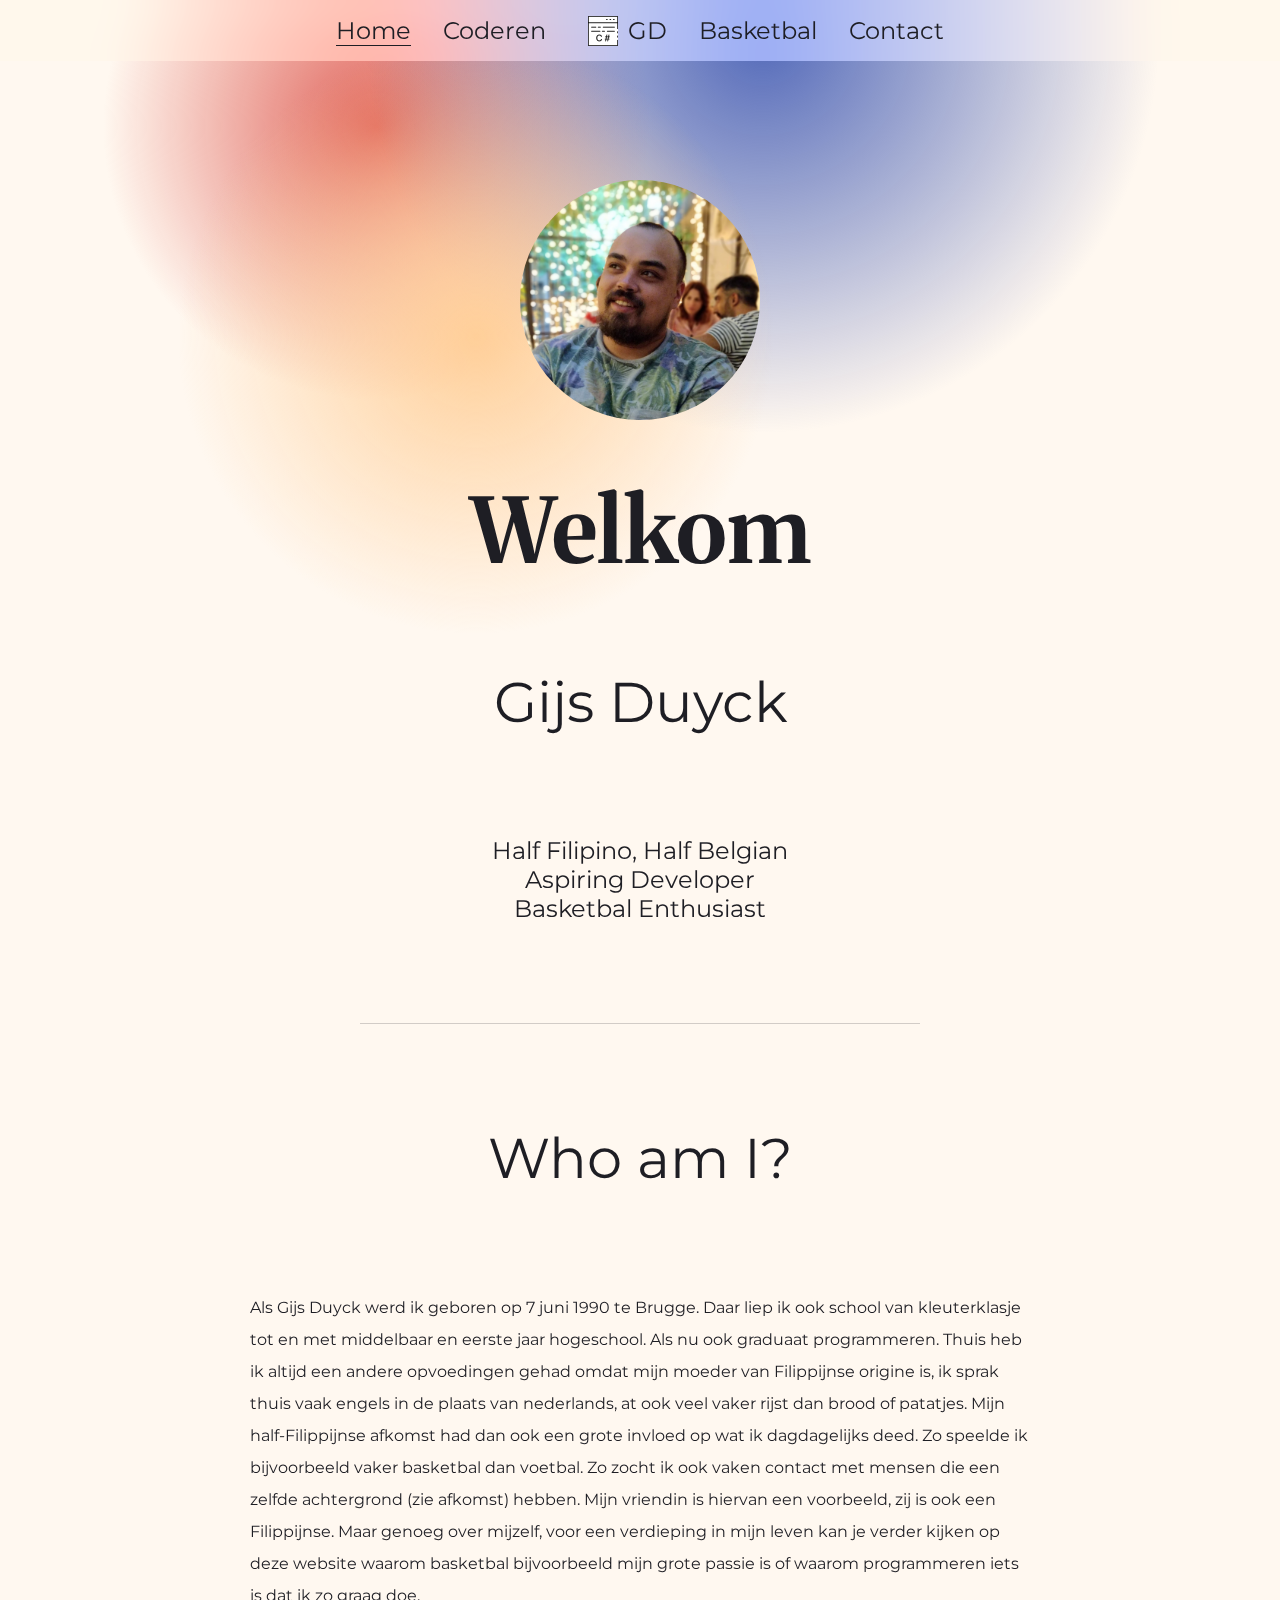
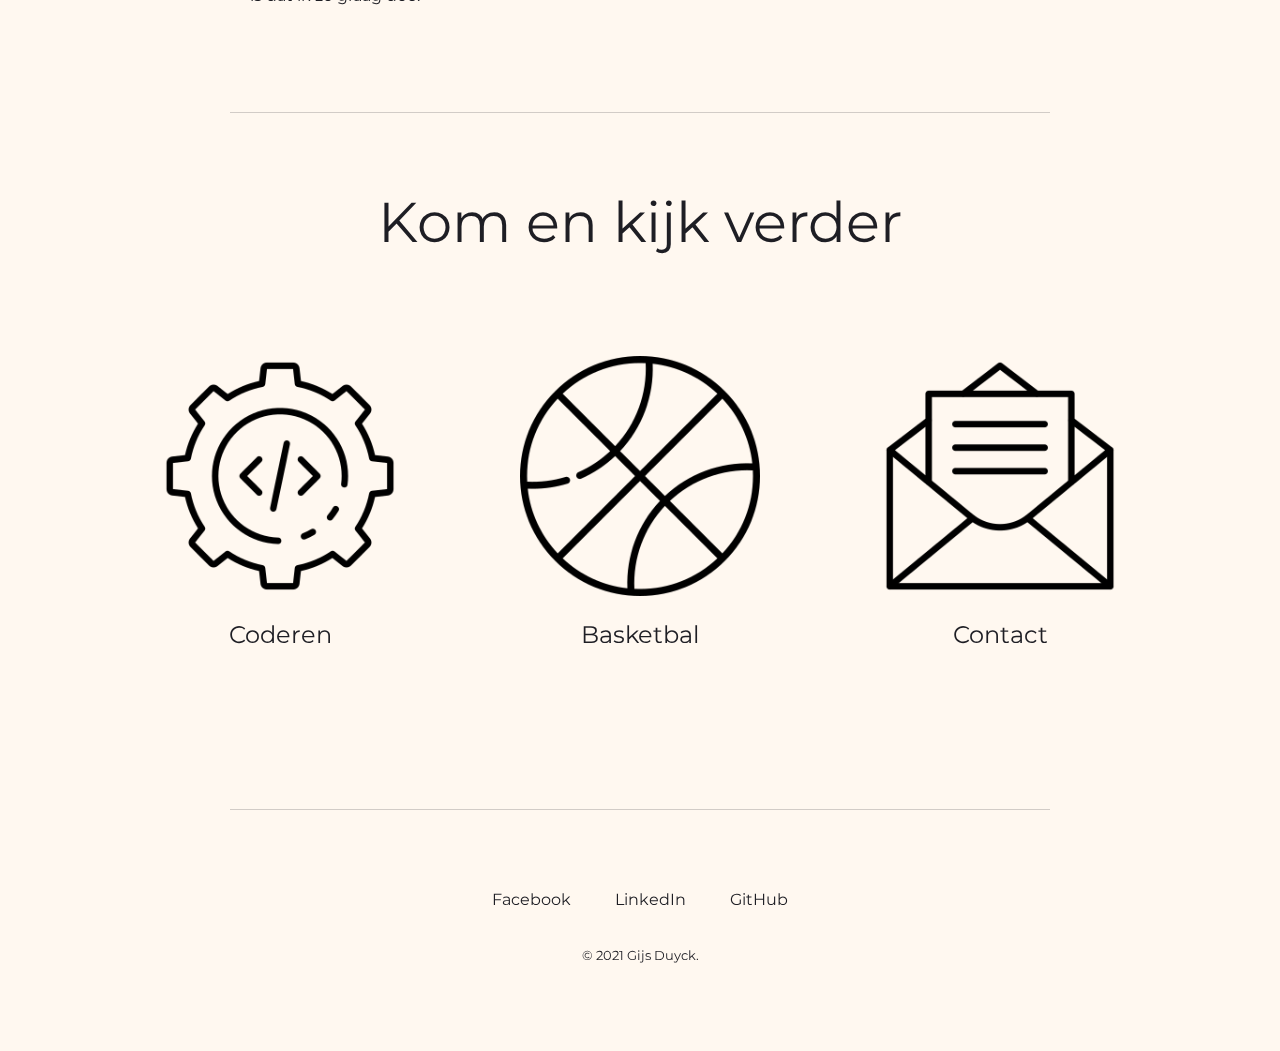
<file: index.html>
<!DOCTYPE html>
<html lang="nl">
  <head>
    <meta charset="UTF-8" />
    <meta http-equiv="X-UA-Compatible" content="IE=edge" />
    <meta name="viewport" content="width=device-width, initial-scale=1.0" />
    <link rel="preconnect" href="https://fonts.gstatic.com" />
    <link rel="icon" type="image/png" sizes="32x32" href="images/favicon.ico" />
    <link
      href="https://fonts.googleapis.com/css2?family=Merriweather:wght@700&family=Montserrat:wght@200;400;700&display=swap"
      rel="stylesheet"
    />
    <link rel="stylesheet" href="css/mainstyle.css" />
    <link rel="stylesheet" href="css/indexstyle.css" />
    <title>Gijs Duyck</title>
  </head>
  <body>
    <header class="nav-header">
      <a class="logo-link" href="index.html">
        <div class="logo">
          <img src="images/logo.png" alt="small logo icon" />
          <p class="logo-text">GD</p>
        </div>
      </a>
      <input type="checkbox" class="toggler" />
      <div class="hamburger"><div></div></div>

      <nav>
        <div>
          <div>
            <ul>
              <li>
                <a class="active" href="index.html">Home</a>
              </li>
              <li>
                <a href="opleiding/graduaatProgrammeren.html">Coderen</a>
              </li>
              <li>
                <a class="logo-link" href="index.html">
                  <div class="logo">
                    <img src="images/logo.png" alt="small logo icon" />
                    <p class="logo-text">GD</p>
                  </div>
                </a>
              </li>
              <li>
                <a href="hobbys/basketbal.html">Basketbal</a>
              </li>
              <li>
                <a href="contact/contact.html">Contact</a>
              </li>
            </ul>
          </div>
        </div>
      </nav>
    </header>

    <main>
      <div class="gradient">
        <div class="gradient gradient-red"></div>
        <div class="gradient gradient-blue"></div>
        <div class="gradient gradient-yellow"></div>
      </div>

      <header>
        <div class="header-container">
          <img src="images/GijsDuyck.jpg" alt="Gijs Profile Picture" />
          <h1>Welkom</h1>
          <h2>Gijs Duyck</h2>
          <h3>Half Filipino, Half Belgian</h3>
          <h3>Aspiring Developer</h3>
          <h3>Basketbal Enthusiast</h3>
        </div>
      </header>

      <article>
        <div class="article-container">
          <h2>Who am I?</h2>
          <p>
            Als Gijs Duyck werd ik geboren op 7 juni 1990 te Brugge. Daar liep
            ik ook school van kleuterklasje tot en met middelbaar en eerste jaar
            hogeschool. Als nu ook graduaat programmeren. Thuis heb ik altijd
            een andere opvoedingen gehad omdat mijn moeder van Filippijnse
            origine is, ik sprak thuis vaak engels in de plaats van nederlands,
            at ook veel vaker rijst dan brood of patatjes. Mijn half-Filippijnse
            afkomst had dan ook een grote invloed op wat ik dagdagelijks deed.
            Zo speelde ik bijvoorbeeld vaker basketbal dan voetbal. Zo zocht ik
            ook vaken contact met mensen die een zelfde achtergrond (zie
            afkomst) hebben. Mijn vriendin is hiervan een voorbeeld, zij is ook
            een Filippijnse. Maar genoeg over mijzelf, voor een verdieping in
            mijn leven kan je verder kijken op deze website waarom basketbal
            bijvoorbeeld mijn grote passie is of waarom programmeren iets is dat
            ik zo graag doe.
          </p>
        </div>
      </article>

      <div class="look-ahead">
        <h2>Kom en kijk verder</h2>

        <div class="icon-container">
          <figure>
            <a href="opleiding/graduaatProgrammeren.html">
              <img src="images/coding.png" alt="Zwart wit icoon van coderen" />
              <h3>Coderen</h3>
            </a>
          </figure>

          <figure>
            <a href="hobbys/basketbal.html">
              <img
                src="images/basketball-ball.png"
                alt="Zwart wit icoon van een basketball"
              />
              <h3>Basketbal</h3>
            </a>
          </figure>

          <figure>
            <a href="contact/contact.html">
              <img src="images/email.png" alt="Zwart wit icoon van een brief" />
              <h3>Contact</h3>
            </a>
          </figure>
        </div>
      </div>
    </main>

    <footer>
      <div class="footer-container">
        <a href="https://www.facebook.com/gijs.duyck/" target="_blank"
          >Facebook</a
        >
        <a
          href="https://www.linkedin.com/in/gijs-duyck-b3a656192/"
          target="_blank"
          >LinkedIn</a
        >
        <a href="https://github.com/GijsDuyckHowest" target="_blank">GitHub</a>
        <p><small>© 2021 Gijs Duyck.</small></p>
      </div>
    </footer>
  </body>
</html>
</file>
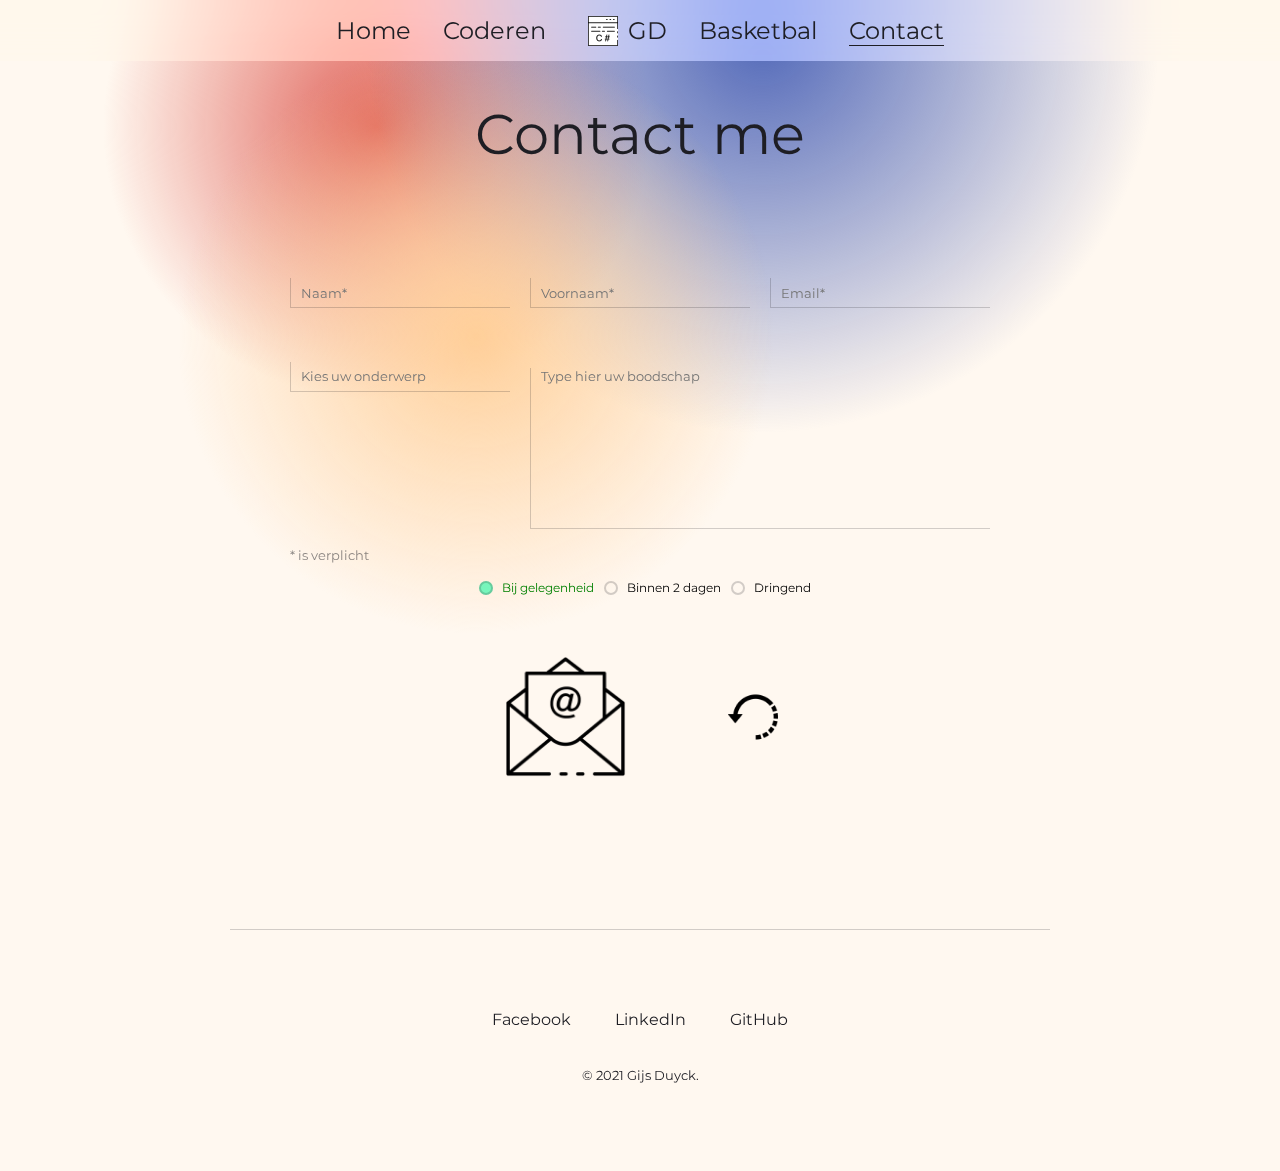
<file: contact/contact.html>
<!DOCTYPE html>
<html lang="nl">
  <head>
    <meta charset="UTF-8" />
    <meta http-equiv="X-UA-Compatible" content="IE=edge" />
    <meta name="viewport" content="width=device-width, initial-scale=1.0" />
    <link rel="preconnect" href="https://fonts.gstatic.com" />
    <link
      rel="icon"
      type="image/png"
      sizes="32x32"
      href="../images/favicon.ico"
    />
    <link
      href="https://fonts.googleapis.com/css2?family=Merriweather:wght@700&family=Montserrat:wght@200;400;700&display=swap"
      rel="stylesheet"
    />
    <link rel="stylesheet" href="../css/mainstyle.css" />
    <link rel="stylesheet" href="../css/contactstyle.css" />
    <title>Gijs Duyck</title>
  </head>
  <body>
    <header class="nav-header">
      <a class="logo-link" href="../index.html">
        <div class="logo">
          <img src="../images/logo.png" alt="small logo icon" />
          <p class="logo-text">GD</p>
        </div>
      </a>
      <input type="checkbox" class="toggler" />
      <div class="hamburger"><div></div></div>

      <nav>
        <div>
          <div>
            <ul>
              <li>
                <a href="../index.html">Home</a>
              </li>
              <li>
                <a href="../opleiding/graduaatProgrammeren.html">Coderen</a>
              </li>
              <li>
                <a class="logo-link" href="../index.html">
                  <div class="logo">
                    <img src="../images/logo.png" alt="small logo icon" />
                    <p class="logo-text">GD</p>
                  </div>
                </a>
              </li>
              <li>
                <a href="../hobbys/basketbal.html">Basketbal</a>
              </li>
              <li>
                <a class="active" href="contact.html">Contact</a>
              </li>
            </ul>
          </div>
        </div>
      </nav>
    </header>

    <main>
      <div class="gradient">
        <div class="gradient gradient-red"></div>
        <div class="gradient gradient-blue"></div>
        <div class="gradient gradient-yellow"></div>
      </div>

      <div class="contact-container">
        <h2>Contact me</h2>
        <form method="POST" action="http://jkorpela.fi/cgi-bin/echo.cgi" autocomplete="off" >
          <input type="text" name="naam" placeholder="Naam*" maxlength="50" required />
          <input type="text" name="voornaam" placeholder="Voornaam*" minlength="3" maxlength="50" required />
          <input type="email" name="email" placeholder="Email*" maxlength="100" required/>
          <input type="text" list="onderwerp" placeholder="Kies uw onderwerp" name="onderwerp">
          <datalist id="onderwerp">
            <option value="Algemene vraag"></option>
            <option value="Vraag over hobby's"></option>
            <option value="Vraag over Graduaat Programmeren"></option>
            <option value="Varia"></option>
          </datalist>
          <textarea name="bericht" maxlength="2000" placeholder="Type hier uw boodschap" rows="10"></textarea>
          <p><small>* is verplicht</small></p>
          <div class="radio-container">
            <div>
              <input type="radio" name="prioriteit" id="gelegenheid" value="Bij gelegenheid" checked>
              <label for="gelegenheid">Bij gelegenheid</label>
            </div>
            <div>
              <input type="radio" name="prioriteit" id="2dagen" value="Binnen 2 dagen">
              <label for="2dagen">Binnen 2 dagen</label>
            </div>
            <div>
              <input type="radio" name="prioriteit" id="dringend" value="Dringend">
              <label for="dringend">Dringend</label>
            </div>
          </div>
          
          <input type="submit" name="verstuur" value="">
          <input type="reset" name="reset" value="">
        </form>
      </div>
    </main>

    <footer>
      <div class="footer-container">
        <a href="https://www.facebook.com/gijs.duyck/" target="_blank"
          >Facebook</a
        >
        <a
          href="https://www.linkedin.com/in/gijs-duyck-b3a656192/"
          target="_blank"
          >LinkedIn</a
        >
        <a href="https://github.com/GijsDuyckHowest" target="_blank">GitHub</a>
        <p><small>© 2021 Gijs Duyck.</small></p>
      </div>
    </footer>
  </body>
</html>
</file>
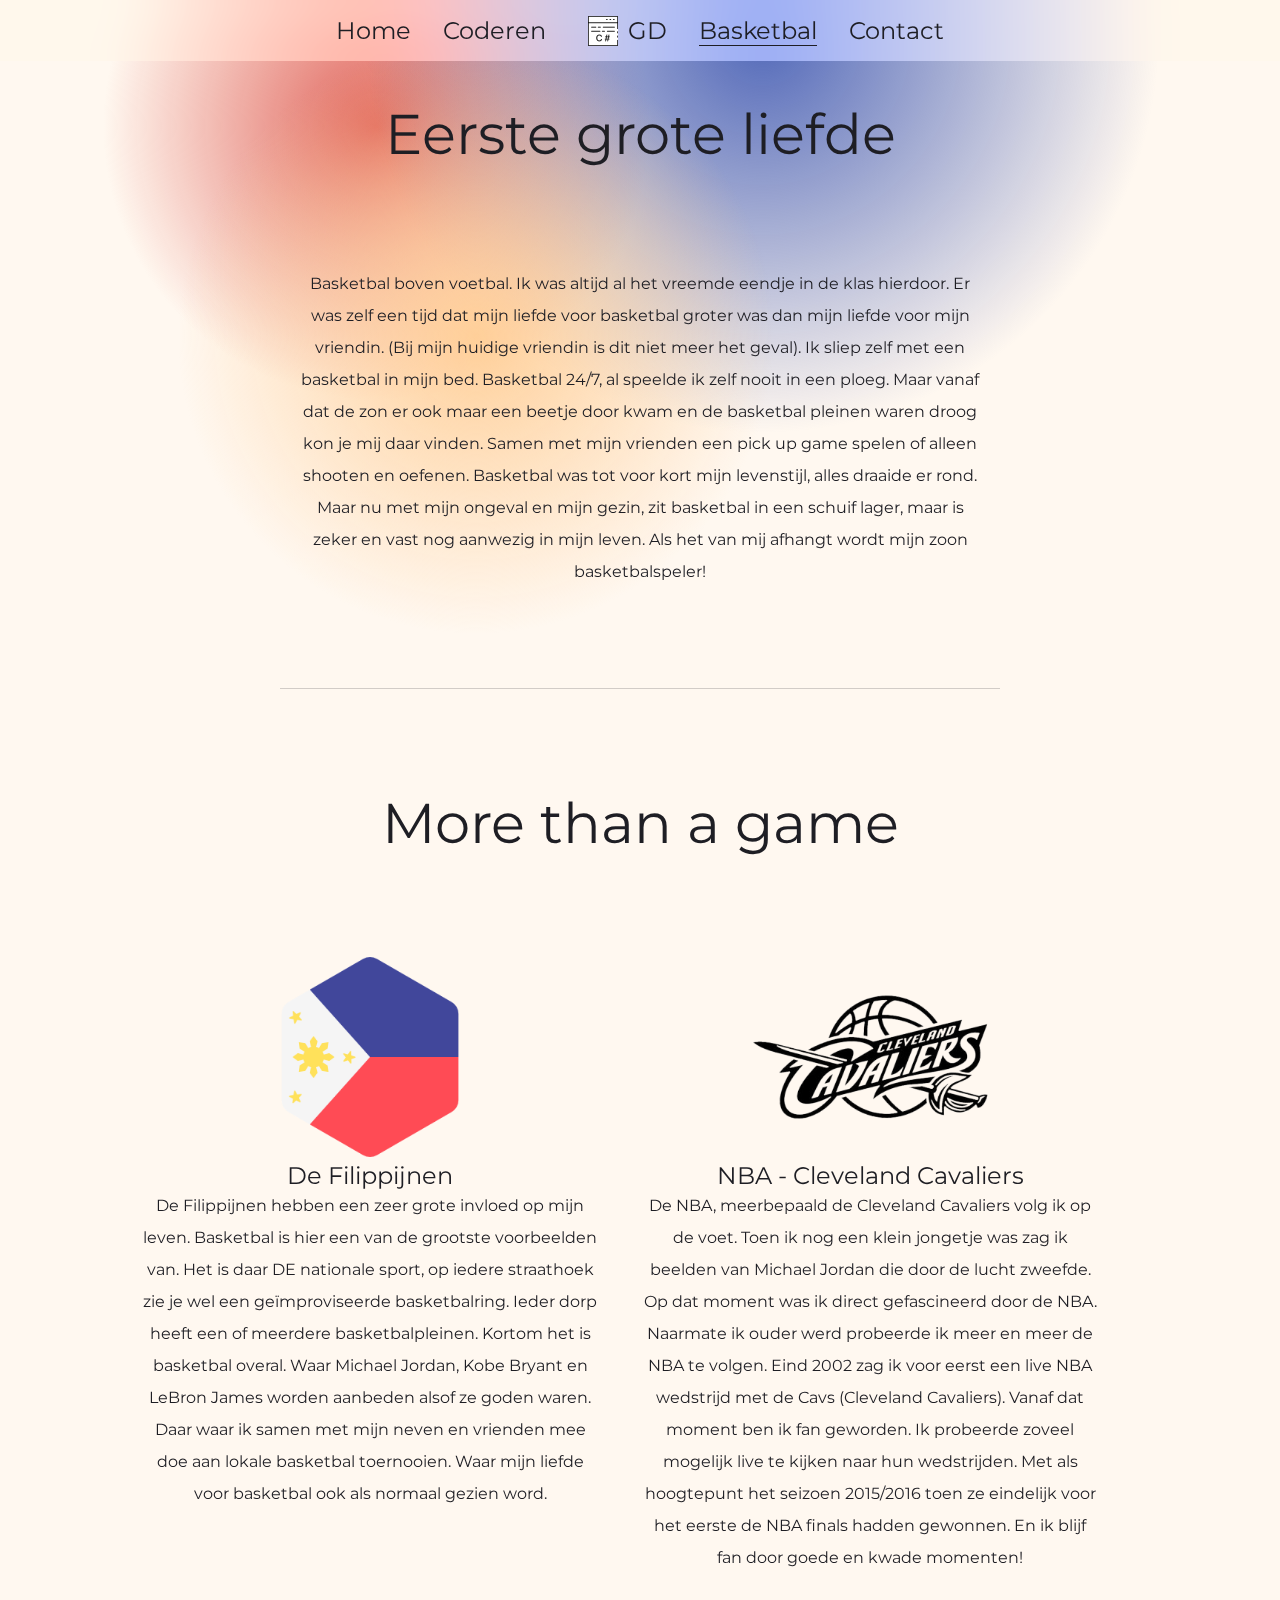
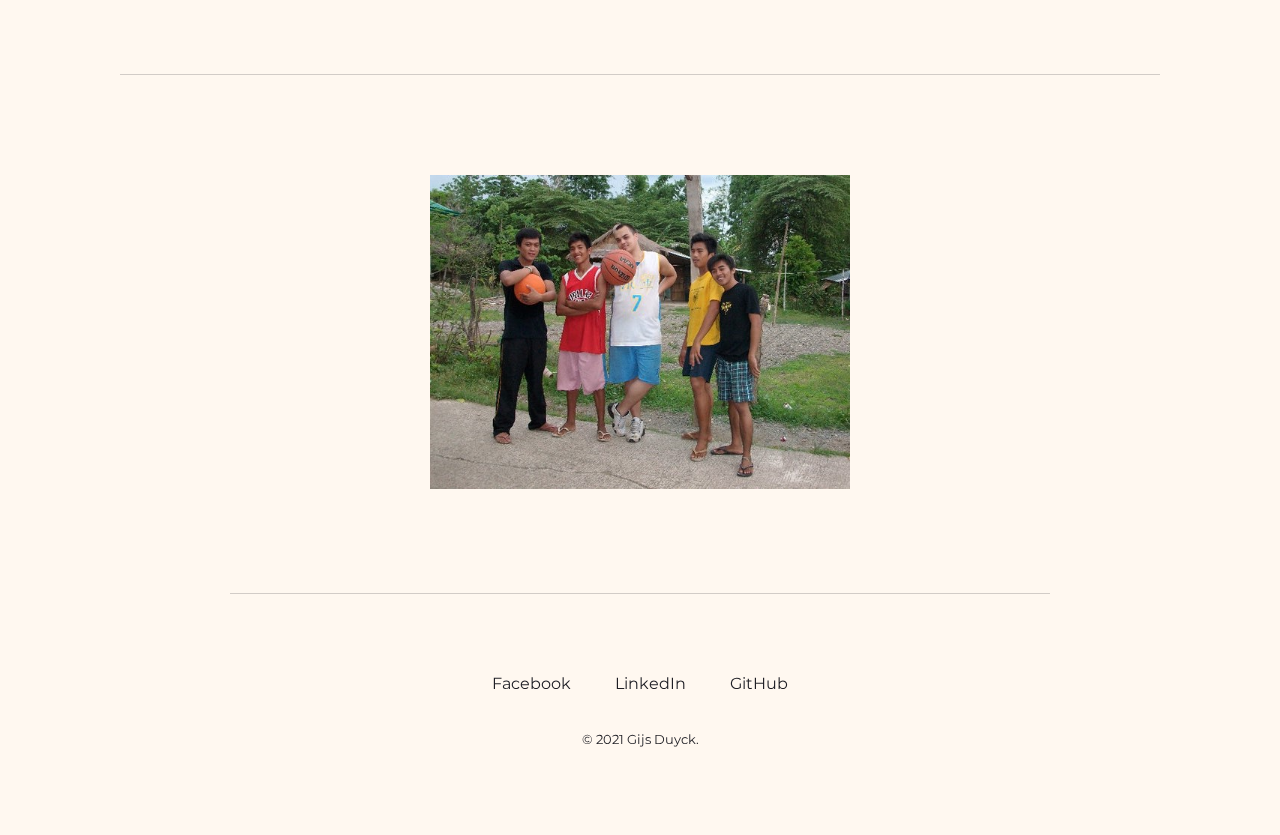
<file: hobbys/basketbal.html>
<!DOCTYPE html>
<html lang="nl">
  <head>
    <meta charset="UTF-8" />
    <meta http-equiv="X-UA-Compatible" content="IE=edge" />
    <meta name="viewport" content="width=device-width, initial-scale=1.0" />
    <link rel="preconnect" href="https://fonts.gstatic.com" />
    <link rel="icon" type="image/png" href="../images/favicon.ico" />
    <link
      href="https://fonts.googleapis.com/css2?family=Merriweather:wght@700&family=Montserrat:wght@200;400;700&display=swap"
      rel="stylesheet"
    />
    <link rel="stylesheet" href="../css/mainstyle.css" />
    <link rel="stylesheet" href="../css/hobbystyle.css" />
    <title>Gijs Duyck</title>
  </head>
  <body>
    <header class="nav-header">
      <a class="logo-link" href="../index.html">
        <div class="logo">
          <img src="../images/logo.png" alt="small logo icon" />
          <p class="logo-text">GD</p>
        </div>
      </a>
      <input type="checkbox" class="toggler" />
      <div class="hamburger"><div></div></div>

      <nav>
        <div>
          <div>
            <ul>
              <li>
                <a href="../index.html">Home</a>
              </li>
              <li>
                <a href="../opleiding/graduaatProgrammeren.html">Coderen</a>
              </li>
              <li>
                <a class="logo-link" href="../index.html">
                  <div class="logo">
                    <img src="../images/logo.png" alt="small logo icon" />
                    <p class="logo-text">GD</p>
                  </div>
                </a>
              </li>
              <li>
                <a class="active" href="basketbal.html">Basketbal</a>
              </li>
              <li>
                <a href="../contact/contact.html">Contact</a>
              </li>
            </ul>
          </div>
        </div>
      </nav>
    </header>

    <main>
      <div class="gradient">
        <div class="gradient gradient-red"></div>
        <div class="gradient gradient-blue"></div>
        <div class="gradient gradient-yellow"></div>
      </div>

      <article>
        <div class="article-container">
          <h2>Eerste grote liefde</h2>

          <p>
            Basketbal boven voetbal. Ik was altijd al het vreemde eendje in de
            klas hierdoor. Er was zelf een tijd dat mijn liefde voor basketbal
            groter was dan mijn liefde voor mijn vriendin. (Bij mijn huidige
            vriendin is dit niet meer het geval). Ik sliep zelf met een
            basketbal in mijn bed. Basketbal 24/7, al speelde ik zelf nooit in
            een ploeg. Maar vanaf dat de zon er ook maar een beetje door kwam en
            de basketbal pleinen waren droog kon je mij daar vinden. Samen met
            mijn vrienden een pick up game spelen of alleen shooten en oefenen.
            Basketbal was tot voor kort mijn levenstijl, alles draaide er rond.
            Maar nu met mijn ongeval en mijn gezin, zit basketbal in een schuif
            lager, maar is zeker en vast nog aanwezig in mijn leven. Als het van
            mij afhangt wordt mijn zoon basketbalspeler!
          </p>
        </div>
      </article>

      <div class="more-than-a-container">
        <h2>More than a game</h2>

        <div class="card-container">
          <div class="card">
            <img
              class="picture-left"
              src="../images/philippines.png"
              alt="Zwart wit icoon van een basketball"
            />
            <h3>De Filippijnen</h3>
            <p>
              De Filippijnen hebben een zeer grote invloed op mijn leven.
              Basketbal is hier een van de grootste voorbeelden van. Het is daar
              DE nationale sport, op iedere straathoek zie je wel een
              geïmproviseerde basketbalring. Ieder dorp heeft een of meerdere
              basketbalpleinen. Kortom het is basketbal overal. Waar Michael
              Jordan, Kobe Bryant en LeBron James worden aanbeden alsof ze goden
              waren. Daar waar ik samen met mijn neven en vrienden mee doe aan
              lokale basketbal toernooien. Waar mijn liefde voor basketbal ook
              als normaal gezien word.
            </p>
          </div>

          <div class="card">
            <img
              class="picture-right"
              src="../images/cavs.png"
              alt="Zwart wit icoon van coderen"
            />
            <h3>NBA - Cleveland Cavaliers</h3>
            <p>
              De NBA, meerbepaald de Cleveland Cavaliers volg ik op de voet.
              Toen ik nog een klein jongetje was zag ik beelden van Michael
              Jordan die door de lucht zweefde. Op dat moment was ik direct
              gefascineerd door de NBA. Naarmate ik ouder werd probeerde ik meer
              en meer de NBA te volgen. Eind 2002 zag ik voor eerst een live NBA
              wedstrijd met de Cavs (Cleveland Cavaliers). Vanaf dat moment ben
              ik fan geworden. Ik probeerde zoveel mogelijk live te kijken naar
              hun wedstrijden. Met als hoogtepunt het seizoen 2015/2016 toen ze
              eindelijk voor het eerste de NBA finals hadden gewonnen. En ik
              blijf fan door goede en kwade momenten!
            </p>
          </div>
        </div>
      </div>

      <div class="image-container">
        <img
          class="big-picture"
          src="../images/basketbal.jpg"
          alt="Gijs Profile Picture"
        />
      </div>
    </main>

    <footer>
      <div class="footer-container">
        <a href="https://www.facebook.com/gijs.duyck/" target="_blank"
          >Facebook</a
        >
        <a
          href="https://www.linkedin.com/in/gijs-duyck-b3a656192/"
          target="_blank"
          >LinkedIn</a
        >
        <a href="https://github.com/GijsDuyckHowest" target="_blank">GitHub</a>
        <p><small>© 2021 Gijs Duyck.</small></p>
      </div>
    </footer>
  </body>
</html>
</file>
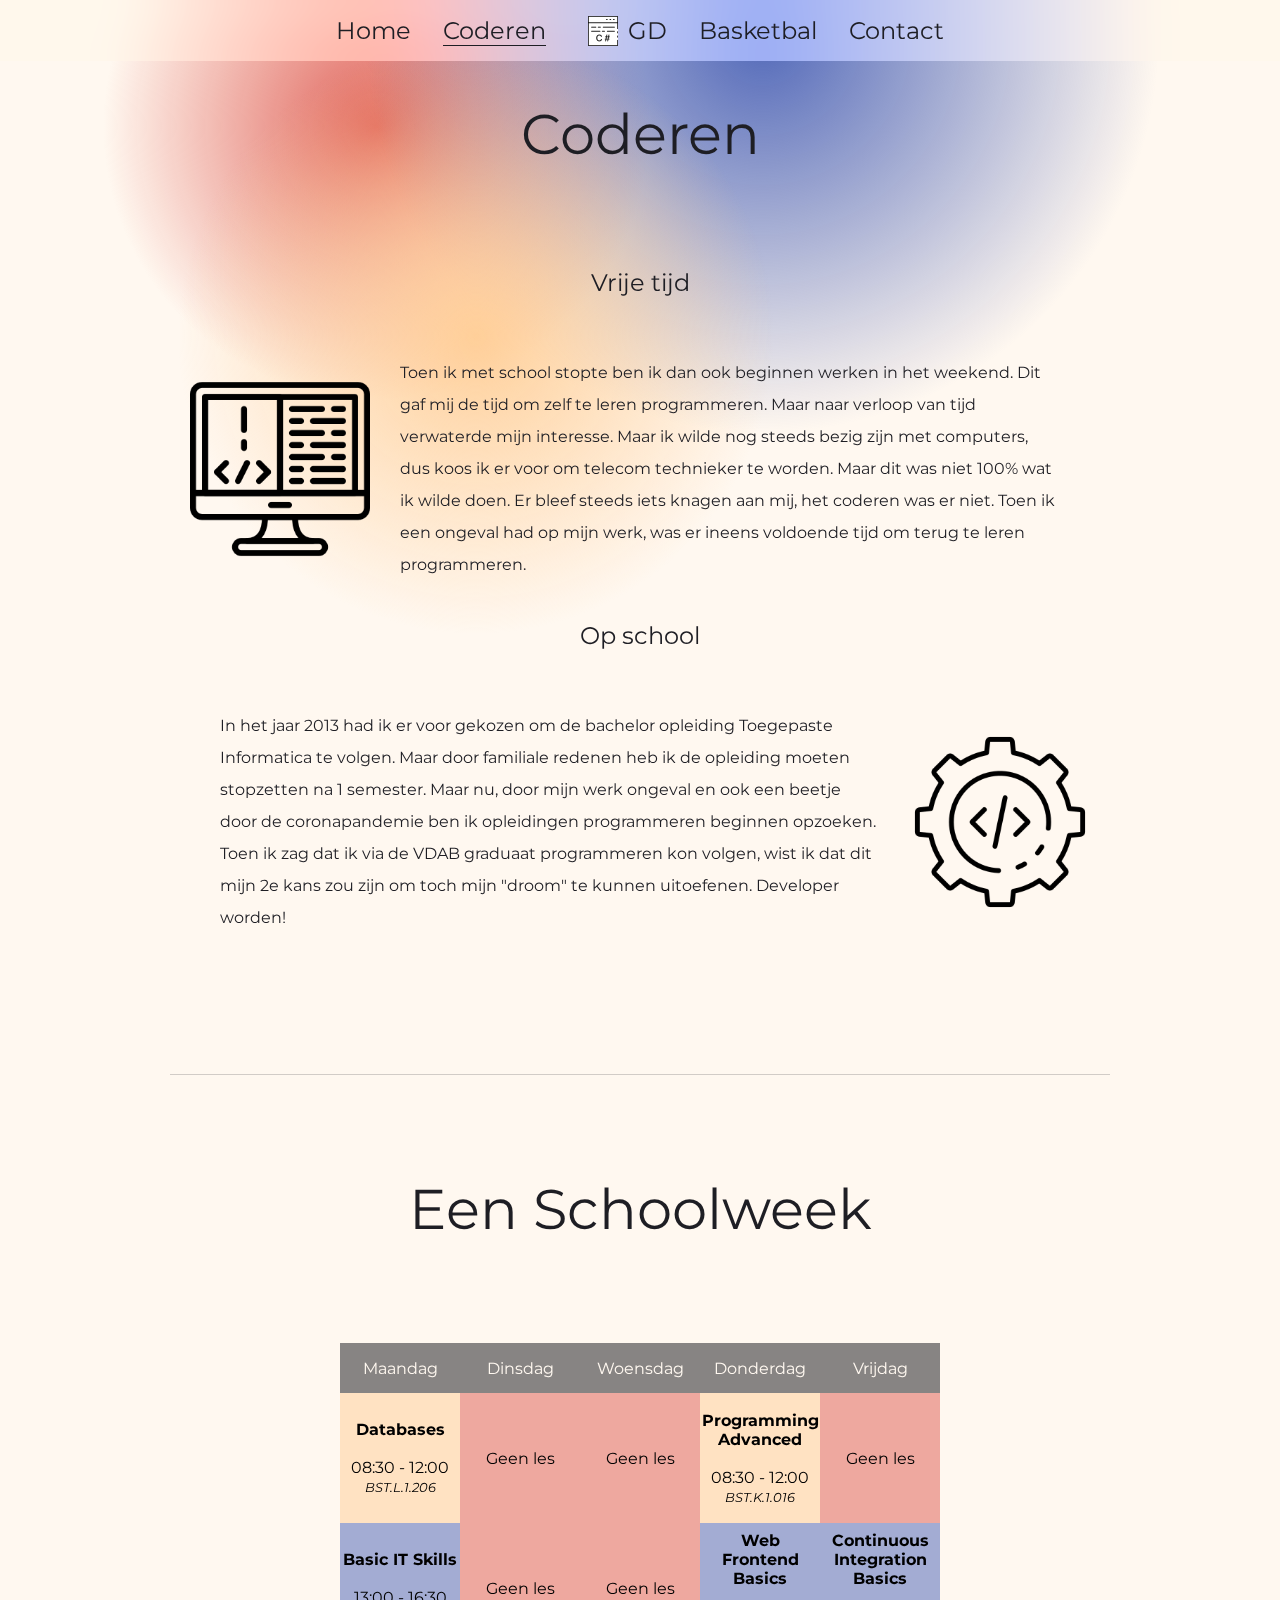
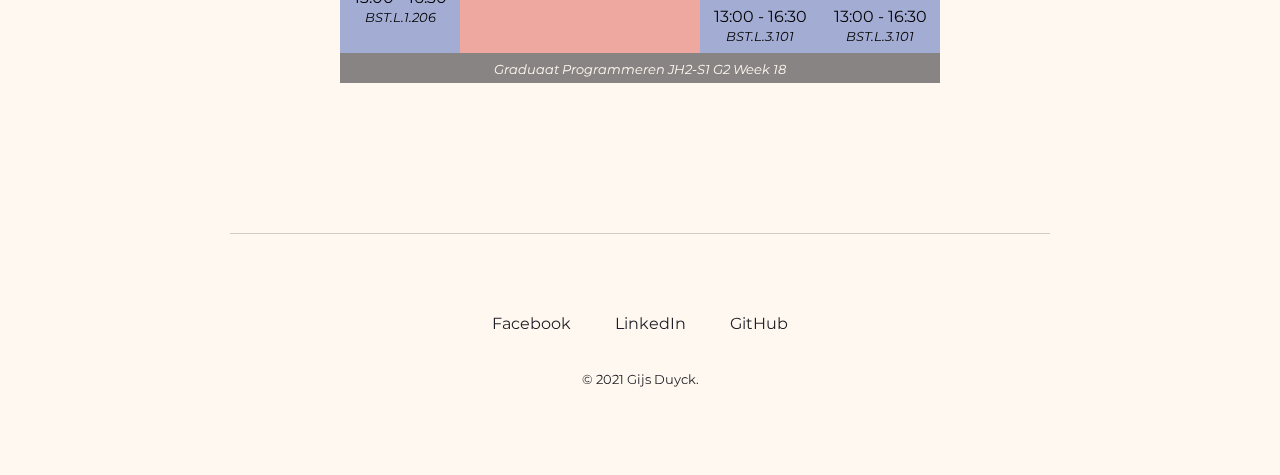
<file: opleiding/graduaatProgrammeren.html>
<!DOCTYPE html>
<html lang="nl">
  <head>
    <meta charset="UTF-8" />
    <meta http-equiv="X-UA-Compatible" content="IE=edge" />
    <meta name="viewport" content="width=device-width, initial-scale=1.0" />
    <link rel="preconnect" href="https://fonts.gstatic.com" />
    <link
      rel="icon"
      type="image/png"
      sizes="32x32"
      href="../images/favicon.ico"
    />
    <link
      href="https://fonts.googleapis.com/css2?family=Merriweather:wght@700&family=Montserrat:wght@200;400;700&display=swap"
      rel="stylesheet"
    />
    <link rel="stylesheet" href="../css/mainstyle.css" />
    <link rel="stylesheet" href="../css/graduaatProgrammerenStyle.css" />
    <title>Gijs Duyck</title>
  </head>
  <body>
    <header class="nav-header">
      <a class="logo-link" href="../index.html">
        <div class="logo">
          <img src="../images/logo.png" alt="small logo icon" />
          <p class="logo-text">GD</p>
        </div>
      </a>
      <input type="checkbox" class="toggler" />
      <div class="hamburger"><div></div></div>

      <nav>
        <div>
          <div>
            <ul>
              <li>
                <a href="../index.html">Home</a>
              </li>
              <li>
                <a class="active" href="graduaatProgrammeren.html">Coderen</a>
              </li>
              <li>
                <a class="logo-link" href="../index.html">
                  <div class="logo">
                    <img src="../images/logo.png" alt="small logo icon" />
                    <p class="logo-text">GD</p>
                  </div>
                </a>
              </li>
              <li>
                <a href="../hobbys/basketbal.html">Basketbal</a>
              </li>
              <li>
                <a href="../contact/contact.html">Contact</a>
              </li>
            </ul>
          </div>
        </div>
      </nav>
    </header>

    <main>
      <div class="gradient">
        <div class="gradient gradient-red"></div>
        <div class="gradient gradient-blue"></div>
        <div class="gradient gradient-yellow"></div>
      </div>
      <article>
        <div class="article-container">
          <h2>Coderen</h2>

          <h3>Vrije tijd</h3>

          <div class="freetime">
            <img
              src="../images/coding-freetime.png"
              alt="Zwart wit code op scherm"
            />
            <div class="text-container">
              <p>
                Toen ik met school stopte ben ik dan ook beginnen werken in het
                weekend. Dit gaf mij de tijd om zelf te leren programmeren. Maar
                naar verloop van tijd verwaterde mijn interesse. Maar ik wilde
                nog steeds bezig zijn met computers, dus koos ik er voor om
                telecom technieker te worden. Maar dit was niet 100% wat ik
                wilde doen. Er bleef steeds iets knagen aan mij, het coderen was
                er niet. Toen ik een ongeval had op mijn werk, was er ineens
                voldoende tijd om terug te leren programmeren.
              </p>
            </div>
          </div>

          <h3>Op school</h3>

          <div class="school">
            <img
              class="picture-right"
              src="../images/coding.png"
              alt="Zwart wit icoon van coderen"
            />
            <div class="text-container">
              <p>
                In het jaar 2013 had ik er voor gekozen om de bachelor opleiding
                Toegepaste Informatica te volgen. Maar door familiale redenen
                heb ik de opleiding moeten stopzetten na 1 semester. Maar nu,
                door mijn werk ongeval en ook een beetje door de coronapandemie
                ben ik opleidingen programmeren beginnen opzoeken. Toen ik zag
                dat ik via de VDAB graduaat programmeren kon volgen, wist ik dat
                dit mijn 2e kans zou zijn om toch mijn "droom" te kunnen
                uitoefenen. Developer worden!
              </p>
            </div>
          </div>
        </div>
      </article>

      <div class="table-container">
        <h2>Een Schoolweek</h2>

        <table>
          <thead>
            <tr>
              <td>Maandag</td>
              <td>Dinsdag</td>
              <td>Woensdag</td>
              <td>Donderdag</td>
              <td>Vrijdag</td>
            </tr>
          </thead>
          <tbody>
            <tr>
              <td>
                <strong>Databases</strong>
                <br />08:30 - 12:00 <br /><em><small>BST.L.1.206</small></em>
              </td>
              <td>Geen les</td>
              <td>Geen les</td>
              <td>
                <strong>Programming Advanced</strong>
                <br />08:30 - 12:00 <br /><em><small>BST.K.1.016</small></em>
              </td>
              <td>Geen les</td>
            </tr>
            <tr>
              <td>
                <strong>Basic IT Skills</strong>
                <br />13:00 - 16:30 <br /><em><small>BST.L.1.206</small></em>
              </td>
              <td>Geen les</td>
              <td>Geen les</td>
              <td>
                <strong>Web Frontend Basics</strong>
                <br />13:00 - 16:30 <br /><em><small>BST.L.3.101</small></em>
              </td>
              <td>
                <strong>Continuous Integration Basics</strong>
                <br />13:00 - 16:30 <br /><em><small>BST.L.3.101</small></em>
              </td>
            </tr>
          </tbody>
          <tfoot>
            <tr>
              <td colspan="5">
                <em><small>Graduaat Programmeren JH2-S1 G2 Week 18</small></em>
              </td>
            </tr>
          </tfoot>
        </table>
      </div>
    </main>

    <footer>
      <div class="footer-container">
        <a href="https://www.facebook.com/gijs.duyck/" target="_blank"
          >Facebook</a
        >
        <a
          href="https://www.linkedin.com/in/gijs-duyck-b3a656192/"
          target="_blank"
          >LinkedIn</a
        >
        <a href="https://github.com/GijsDuyckHowest" target="_blank">GitHub</a>
        <p><small>© 2021 Gijs Duyck.</small></p>
      </div>
    </footer>
  </body>
</html>
</file>
<file: css/mainstyle.css>
:root {
  --main-background-color: #fff8f0;
  --text-color: #1e1e24;
  --hover-color: #1e1e2488;
  --border-color: #1e1e2433;
  --checked-color: 	#00FA9A88;
}

* {
  margin: 0;
  padding: 0;
  box-sizing: border-box;
}

body {
  margin: 0;
  text-align: center;
  height: 100%;
  background-color: var(--main-background-color);
  font-family: "Montserrat", sans-serif;
}

h1, h2, h3, p {
  color: var(--text-color);
}

h1 {
  font-family: "Merriweather", serif;
  font-size: 5.625rem;
  margin-bottom: 80px;
}

h2 {
  font-size: 3.5rem;
  font-weight: normal;
  margin-bottom: 100px;
}

h3 {
  color: var(--text-color);
  font-family: "Montserrat", sans-serif;
  font-size: 1.5rem;
  font-weight: 400;
}

p {
  line-height: 2;
  overflow: hidden;
}

a {
  text-decoration: none;
}

/* Menu styling mobile */
.nav-header {
  position: fixed;
  top: 0;
  -webkit-backdrop-filter: saturate(180%) blur(20px);
  backdrop-filter: saturate(180%) blur(20px);
  height: 61px;
  width: 100%;
  background-color: #fff8f077;
  z-index: 1;
  display: flex;
  align-items: center;
}

.nav-header .logo-link {
  top: 5px;
  left: 10px;
  color: black;
  font-size: 1.5rem;
  text-decoration: none;
}

.nav-header .logo-link .logo {
  align-items: center;
  display: flex;
  align-items: center;
}

.nav-header .logo-link .logo .logo-text,
.nav-header .logo-link .logo {
  margin-left: 10px;
}

.nav-header .toggler,
.nav-header .hamburger {
  display: flex;
}

.nav-header .toggler {
  position: absolute;
  right: 0;
  z-index: 2;
  cursor: pointer;
  width: 50px;
  height: 50px;
  opacity: 0;
}

.nav-header .hamburger {
  position: fixed;
  right: 0;
  z-index: 1;
  width: 60px;
  height: 60px;
  padding: 1rem;
  display: flex;
  align-items: center;
  justify-content: center;
}

/* hamburger lines */
.nav-header .hamburger div {
  position: relative;
  flex: none;
  width: 100%;
  height: 2px;
  background: var(--text-color);
  display: flex;
  align-items: center;
  justify-content: center;
  transition: all 0.4s ease;
}

.nav-header .hamburger div::before,
.nav-header .hamburger div::after {
  content: "";
  position: absolute;
  z-index: 1;
  top: -10px;
  width: 100%;
  height: 2px;
  background: inherit;
}

.nav-header .hamburger div::after {
  top: 10px;
}

/* toggler animation */
.nav-header .toggler:checked + .hamburger div {
  transform: rotate(135deg);
}

.nav-header .toggler:checked + .hamburger div::before,
.nav-header .toggler:checked + .hamburger div::after {
  top: 0;
  transform: rotate(90deg);
}

/* show menu */
.nav-header .toggler:checked ~ nav {
  visibility: visible;
}

.nav-header .toggler:checked ~ nav > div {
  transform: scale(1);
  transition-duration: 0.75s;
}

.nav-header .toggler:checked ~ nav > div > div {
  opacity: 1;
  transition: opacity 0.4s ease 0.4s;
}

.nav-header .toggler:checked ~ .hamburger > div {
  background: #fff8f0;
}

nav {
  position: fixed;
  top: 0;
  right: 0;
  width: 100vw;
  height: 100vh;
  display: flex;
  visibility: hidden;
  overflow: hidden;
  align-items: center;
  justify-content: center;
}

nav > div {
  background: #1e1e24dd;
  border-radius: 50%;
  width: 300vw;
  height: 300vw;
  display: flex;
  flex: none;
  align-items: center;
  justify-content: center;
  transform: scale(0);
  transition: all 0.4s ease;
}

nav > div > div {
  text-align: center;
  max-width: 100vw;
  max-height: 100vh;
  opacity: 0;
  transition: opacity 0.4s ease;
}

nav div div ul li {
  list-style: none;
  color: #fff8f0;
  font-size: 1.5rem;
  padding: 1rem;
}

nav  div  div  ul li:nth-child(3n) {
  display: none;
}


nav div div ul li a {
  text-decoration: none;
  color: inherit;
  transition: color 0.4s ease;
}

/* End of mobile nav */

.gradient {
  position: absolute;
  top: 0;
  right: 0;
  left: 0;
  z-index: -1;
  width: 100%;
  height: 100%;
  overflow: hidden;
  background-blend-mode: multiply;
  user-select: none;
  pointer-events: none;
}

.gradient-red {
  top: -147px;
  left: calc(50% - 537px);
  width: 547px;
  height: 547px;
  background: radial-gradient(50% 50% at 50% 50%, #e06259 0, #e0625900 100%);
}

.gradient-blue {
  top: -360px;
  left: calc(50% - 274px);
  width: 793px;
  height: 793px;
  background: radial-gradient(50% 50% at 50% 50%, #5369b9 0, #5369b900 100%);
}

.gradient-yellow {
  top: 38px;
  left: calc(50% - 462px);
  width: 596px;
  height: 596px;
  background: radial-gradient(50% 50% at 50% 50%, #ffcf99 0, #ffcf9900 100%);
}

footer {
  background-color: var(--main-background-color);
  color: var(--text-color);
  margin: 0 auto;
  padding: 50px 20px 0;
  max-width: 860px;
}

footer .footer-container {
  border-top: 1px solid var(--border-color);
  padding: 80px;
}

footer div a {
  color: var(--text-color);
  font-family: "Montserrat", sans-serif;
  margin: 50px 20px;
  text-decoration: none;
}

footer div p {
  margin-top: 30px;
}

/* style nav for desktop */

@media screen and (min-width: 768px) {
  .nav-header .toggler,
  .nav-header .hamburger {
    display: none;
  }

  nav {
    visibility: visible;
    height: 61px;
  }

  .nav-header > .logo-link {
    display: none;
  }

  nav div {
    transform: none;
    transition: none;
    background: none;
    display: flex;
    width: auto;
    height: auto;
  }

  nav div div {
    text-align: right;
    opacity: 1;
    transition: none;
    display: flex;
    align-items: center;
    justify-content: center;
  }

  nav div div ul {
    top: 0;
    right: 0;
    height: 60px;
    list-style: none;
    display: flex;
    align-items: center;
  }

  nav div div ul li {
    color: var(--text-color);
  }

  nav  div  div  ul li:nth-child(3n) {
    display: list-item;
  }

  nav div div ul li .logo-link {
    display: flex;
    font-size: 2rem;
  }

  nav div div ul li .active {
    border-bottom: 1px solid var(--text-color);
  }

  nav div div ul li a:after {
    display: block;
    content: '';
    border-bottom: 1px solid var(--hover-color);
    transform: scaleX(0);
    transition: transform 250ms ease-in-out;
  }

  nav div div ul li a:not(.active):not(.logo-link):hover {
    color: var(--hover-color);
  }

  nav div div ul li a:not(.active):not(.logo-link):hover:after {
    transform: scaleX(1);
  }

  nav div div ul li a:after {
    transform-origin: 0% 50%;
  }
}
</file>
<file: css/indexstyle.css>
main header {
  max-width: 600px;
  margin: 180px auto 0;
  padding:0 20px;
}

header .header-container {
  padding-bottom: 100px;
  border-bottom: 1px solid var(--border-color);
}

header .header-container img {
  border-radius: 50%;
  width: 240px;
  margin-bottom: 50px;
}

article {
  max-width: 860px;
  margin: 0 auto;
  padding: 0 20px;
}

article .article-container {
  padding: 100px 20px 100px;
  border-bottom: 1px solid var(--border-color);
}

article p {
  text-align: left;
}

.look-ahead {
  margin: 75px auto;
  max-width: 1080px;
}

.look-ahead .icon-container {
  display: flex;
  flex-direction: row;
  justify-content: space-around;
  flex-wrap: wrap;
}

.look-ahead .icon-container figure {
  text-align: center;
  min-width: 360px;
  margin-bottom: 35px;
}

.look-ahead .icon-container figure:hover {
  opacity: 0.4;
  transition: opacity 0.25s ease;
}

.look-ahead .icon-container figure img {
  width: 240px;
  margin-bottom: 20px;
}
</file>
<file: css/contactstyle.css>
.contact-container {
  padding: 100px 20px 50px;
  max-width: 860px;
  margin: 0 auto;
}

.contact-container form {
  display: flex;
  flex-wrap: wrap;
  flex-direction: row;
  justify-content: flex-start;
  align-items: baseline;
}

.contact-container form p {
    width: 700px;
    text-align: left;
    color: var(--hover-color);
}

input:not(input[type="submit"], input[type="reset"]),
datalist,
textarea {
  background: transparent;
  border: none;
  margin: 10px;
  padding-left: 10px;
  font-family: "Montserrat", sans-serif;
  border-bottom: 1px solid var(--border-color);
  border-left: 1px solid var(--border-color);
}

textarea {
  resize: none;
  width: 460px;
  margin-top: 50px;
}

input[type="text"],
input[type="email"] {
  width: 220px;
  height: 30px;
}

input[type="text"]:focus,
input[type="email"]:focus,
textarea:focus {
  outline: none;
  border-bottom: 1px solid green;
  border-left: 1px solid green;
}

input:valid:not(:placeholder-shown):not(input[type="submit"]),
textarea:valid:not(:placeholder-shown) {
  border-bottom: 2px solid green;
  border-left: 2px solid green;
}

.radio-container {
  width: 700px;
  display: flex;
  justify-content: center;
  font-size: 0.75rem;
}

.radio-container div {
  display: flex;
  align-items: center;
}

input[type="radio"] {
  visibility: hidden;
}

input[type="radio"]:after {
  width: 10px;
  height: 10px;
  border-radius: 50%;
  background: transparent;
  content: "";
  display: inline-block;
  visibility: visible;
  border: 2px solid var(--border-color);
}

input[type="radio"]:checked:after {
  width: 10px;
  height: 10px;
  border-radius: 50%;
  background-color: var(--checked-color);
  content: "";
  border: 2px solid var(--border-color);
}

input[type="radio"]:checked ~ label {
  color: green;
}

input[type="submit"] {
  background: url("../images/emailbutton.png");
  height: 125px;
  width: 125px;
}

input[type="reset"] {
  background: url("../images/reset.png");
  fill: red;
  height: 50px;
  width: 50px;
}

input[type="submit"],
input[type="reset"] {
  background-repeat: no-repeat;
  background-size: contain;
  border: none;
  content: "";
  margin: 50px;
  cursor: pointer;
}

@media screen and (min-width: 768px) {
    .contact-container form {
        justify-content: center;
    }
}
</file>
<file: css/hobbystyle.css>
article {
    max-width: 760px;
    margin: 0 auto;
    padding: 0 20px;
}

article .article-container {
    padding: 100px 20px;
    border-bottom: 1px solid var(--border-color);
}

.more-than-a-container {
    padding: 100px 20px 0;
    max-width: 1080px;
    margin: 0 auto;
}

.more-than-a-container .card-container {
    display: grid;
    grid-template-columns: repeat(auto-fit, minmax(100px, 500px));
    padding-bottom: 100px;
    border-bottom: 1px solid var(--border-color);
}

.more-than-a-container .card-container .card {
    padding: 0 20px;
}

.more-than-a-container .card-container .card img {
    height: 200px;
}

.image-container {
    padding: 100px 20px 50px;
}

.image-container img {
    max-width: 420px;
}
</file>
<file: css/graduaatProgrammerenStyle.css>
article {
  max-width: 960px;
  margin: 0 auto;
  padding: 0 10px 100px;
}

article .article-container {
  padding: 100px 20px 100px;
  border-bottom: 1px solid var(--border-color);
}

article h3 {
  margin-bottom: 20px;
}

article .text-container p {
  text-align: left;
  margin: 10px 0;
}

article img {
  height: 180px;
}

article .text-container {
  margin: 10px;
  padding: 20px;
  max-width: 700px;
}

article .freetime {
  display: flex;
  flex-direction: row;
  align-items: center;
  flex-wrap: wrap;
  justify-content: center;
}

article .school {
  display: flex;
  flex-direction: row-reverse;
  flex-wrap: wrap;
  align-items: center;
  justify-content: center;
}

main .table-container {
  margin: 0 auto;
  max-width: 880px;
  padding: 0 10px 100px;
}

main .table-container table {
  display: flex;
  border-collapse: collapse;
  justify-content: center;
}

main .table-container table tr td {
  height: 130px;
  width: 120px;
  display: flex;
  flex-direction: column;
  align-items: center;
  justify-content: center;
}

main .table-container table thead tr,
main .table-container table tfoot tr {
  display: flex;
  align-items: center;
  justify-content: center;
  background: var(--hover-color);
  color: var(--main-background-color);
}

main .table-container table tfoot {
  display: none;
}

main .table-container table thead tr,
main .table-container table tbody tr:first-child,
main .table-container table tbody tr:last-child {
  display: flex;
  flex-direction: column;
  justify-content: space-around;
}

main .table-container table tbody {
  display: flex;
}

main .table-container table tbody tr:first-child td:first-child,
main .table-container table tbody tr:first-child td:nth-child(4) {
  background: #ffcf9988;
}

main .table-container table tbody tr:last-child td:first-child,
main .table-container table tbody tr:last-child td:nth-child(4),
main .table-container table tbody tr:last-child td:last-child {
  background: #5369b988;
}

main .table-container table tbody tr:first-child td:nth-child(2),
main .table-container table tbody tr:first-child td:nth-child(3),
main .table-container table tbody tr:first-child td:last-of-type,
main .table-container table tbody tr:last-child td:nth-child(2),
main .table-container table tbody tr:last-child td:nth-child(3) {
  background: #e0625988;
}

@media screen and (min-width: 768px) {
  main .table-container table {
    max-width: calc(120px * 5);
    flex-direction: column;
    margin: 0 auto;
  }

  main .table-container table thead tr,
  main .table-container table tbody tr:first-child,
  main .table-container table tbody tr:last-child {
    flex-direction: row;
  }

  main .table-container table thead tr {
      height: 50px;
  }

  main .table-container table tbody {
    flex-direction: column;
  }

  main .table-container table tfoot {
    display: table-footer-group;
  }

  main .table-container table tfoot tr td {
      height: 30px;
      width: calc(120px * 5);
  }
}
</file>
